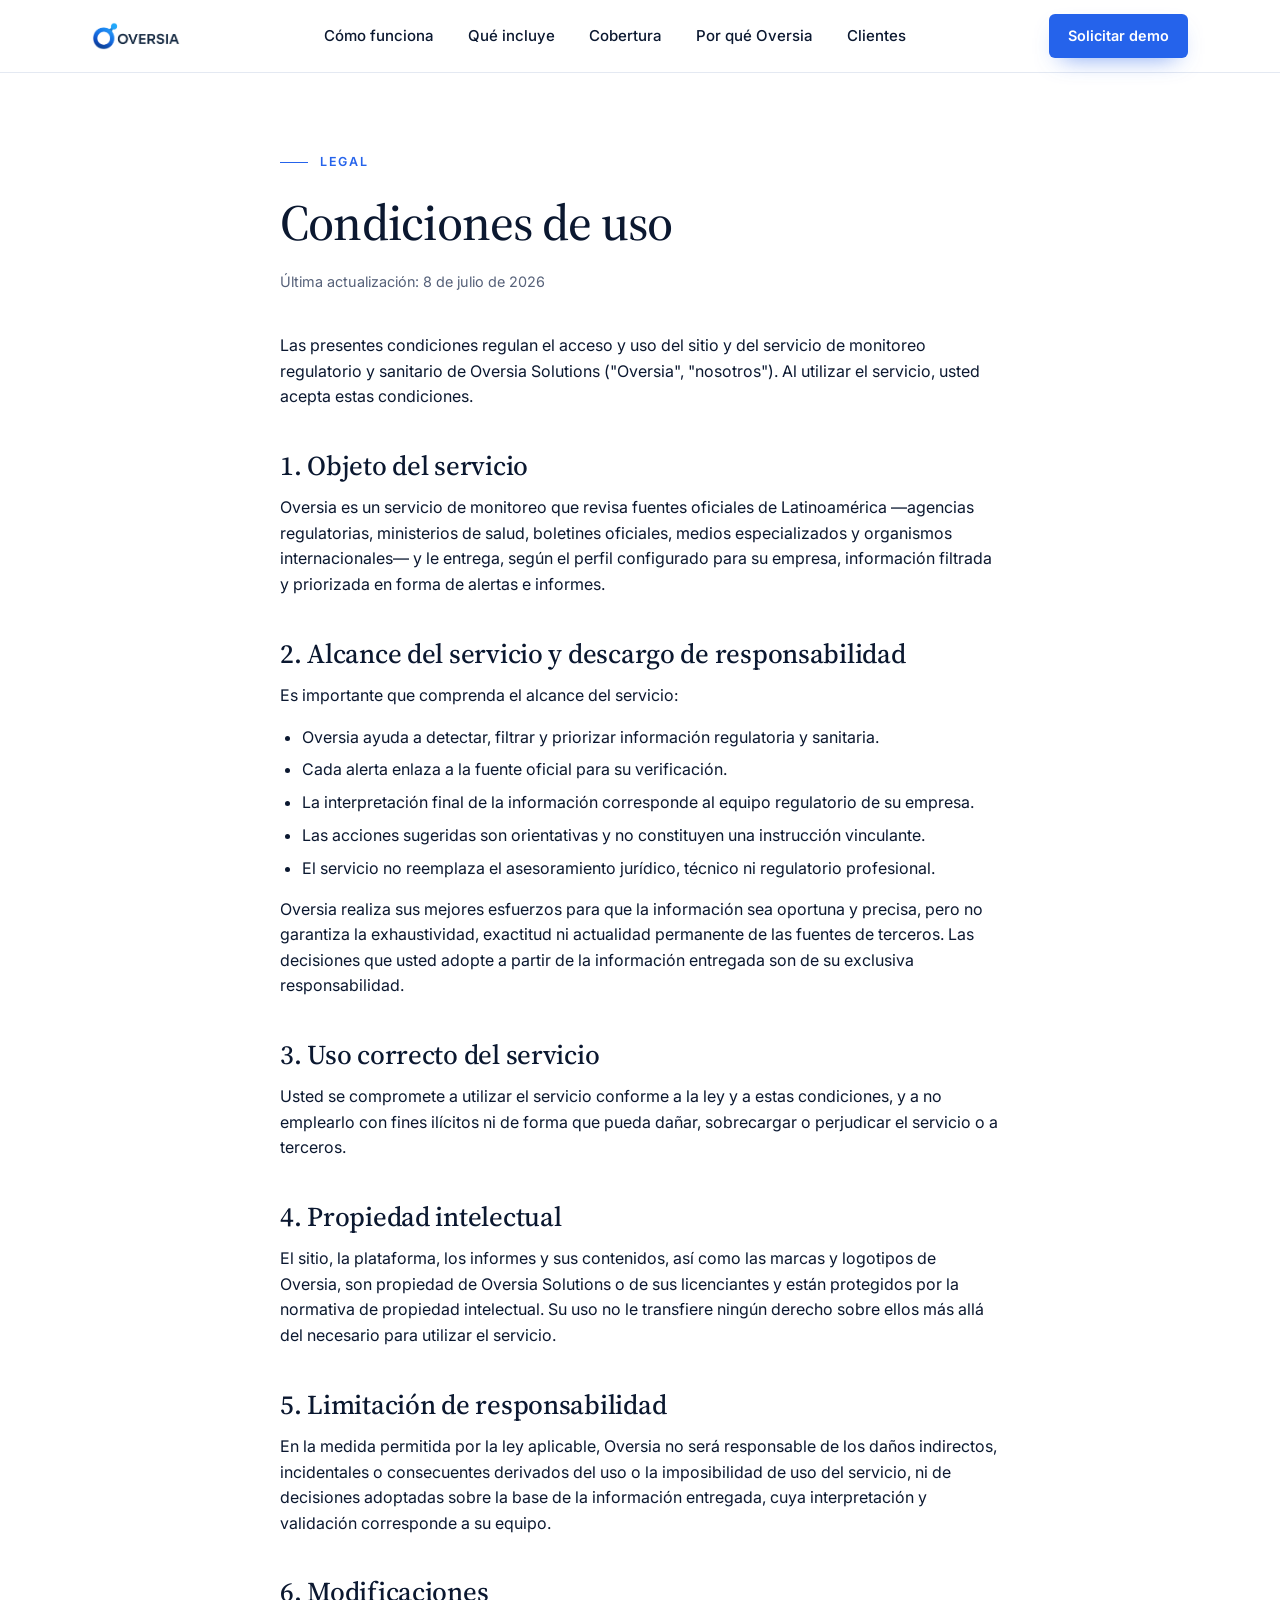
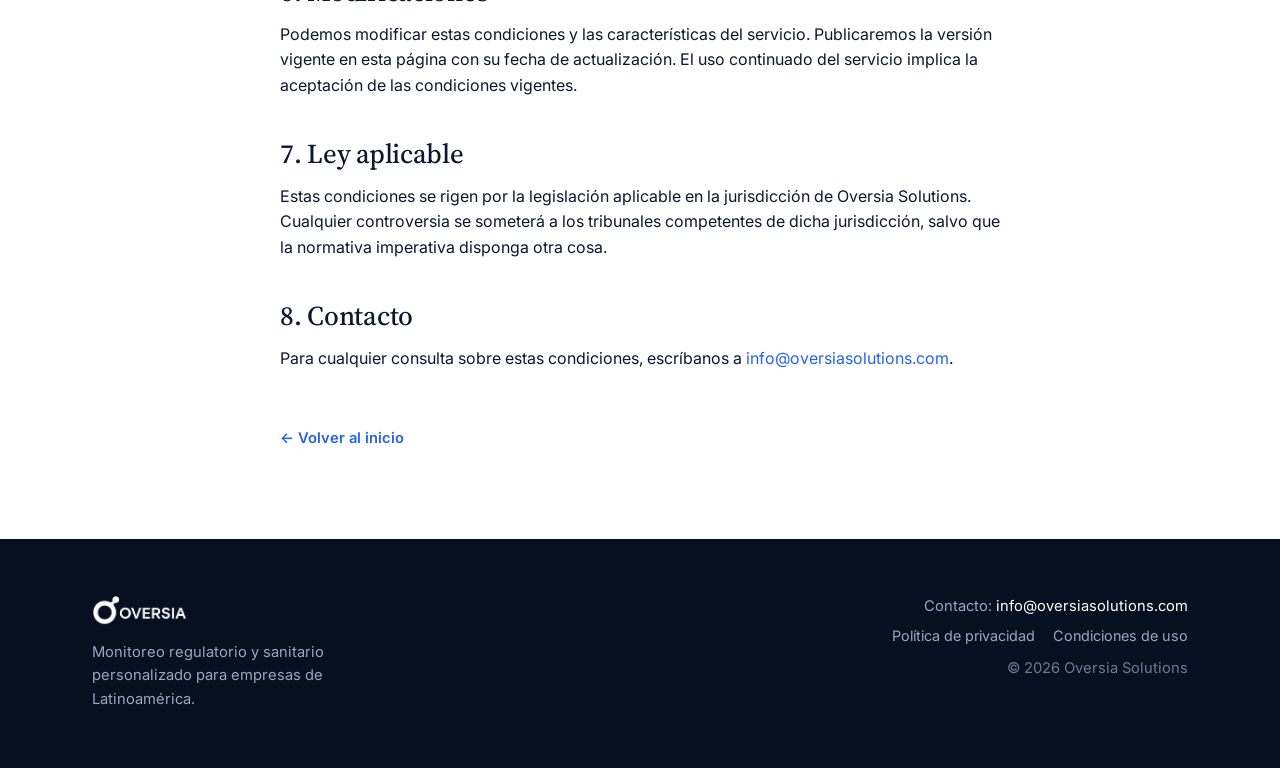
<file: condiciones.html>
<!DOCTYPE html>
<html lang="es">
<head>
<meta charset="UTF-8">
<meta name="viewport" content="width=device-width, initial-scale=1.0">
<title>Condiciones de uso — Oversia</title>
<meta name="description" content="Condiciones de uso del servicio de monitoreo regulatorio y sanitario de Oversia, incluido el alcance del servicio y el descargo de responsabilidad.">
<link rel="icon" href="assets/favicon.ico" sizes="any">
<link rel="icon" type="image/png" href="assets/favicon.png">
<link rel="apple-touch-icon" href="assets/favicon.png">
<link rel="preconnect" href="https://fonts.googleapis.com">
<link rel="preconnect" href="https://fonts.gstatic.com" crossorigin>
<link href="https://fonts.googleapis.com/css2?family=Inter:wght@400;500;600;700;800&family=Source+Serif+4:opsz,wght@8..60,400;8..60,500;8..60,600;8..60,700&display=swap" rel="stylesheet">
<link rel="stylesheet" href="css/styles.css">
</head>
<body>

<header class="site-header" id="top">
  <div class="container header-inner">
    <a href="index.html" class="brand" aria-label="Oversia — inicio">
      <img src="assets/oversia-logo.png" alt="Oversia" class="brand-logo">
    </a>
    <nav class="nav-links" aria-label="Principal">
      <a href="index.html#como-funciona">Cómo funciona</a>
      <a href="index.html#alertas">Qué incluye</a>
      <a href="index.html#cobertura">Cobertura</a>
      <a href="index.html#diferencia">Por qué Oversia</a>
      <a href="index.html#clientes">Clientes</a>
    </nav>
    <a href="index.html#contacto" class="btn btn-primary btn-sm">Solicitar demo</a>
  </div>
</header>

<main>
  <section class="section legal-page">
    <div class="container">
      <div class="doc-content">
        <span class="eyebrow"><span class="eyebrow-line"></span>Legal</span>
        <h1>Condiciones de uso</h1>
        <p class="doc-meta">Última actualización: 8 de julio de 2026</p>

        <p>Las presentes condiciones regulan el acceso y uso del sitio y del servicio de monitoreo regulatorio y sanitario de Oversia Solutions ("Oversia", "nosotros"). Al utilizar el servicio, usted acepta estas condiciones.</p>

        <h2>1. Objeto del servicio</h2>
        <p>Oversia es un servicio de monitoreo que revisa fuentes oficiales de Latinoamérica —agencias regulatorias, ministerios de salud, boletines oficiales, medios especializados y organismos internacionales— y le entrega, según el perfil configurado para su empresa, información filtrada y priorizada en forma de alertas e informes.</p>

        <h2>2. Alcance del servicio y descargo de responsabilidad</h2>
        <p>Es importante que comprenda el alcance del servicio:</p>
        <ul>
          <li>Oversia ayuda a detectar, filtrar y priorizar información regulatoria y sanitaria.</li>
          <li>Cada alerta enlaza a la fuente oficial para su verificación.</li>
          <li>La interpretación final de la información corresponde al equipo regulatorio de su empresa.</li>
          <li>Las acciones sugeridas son orientativas y no constituyen una instrucción vinculante.</li>
          <li>El servicio no reemplaza el asesoramiento jurídico, técnico ni regulatorio profesional.</li>
        </ul>
        <p>Oversia realiza sus mejores esfuerzos para que la información sea oportuna y precisa, pero no garantiza la exhaustividad, exactitud ni actualidad permanente de las fuentes de terceros. Las decisiones que usted adopte a partir de la información entregada son de su exclusiva responsabilidad.</p>

        <h2>3. Uso correcto del servicio</h2>
        <p>Usted se compromete a utilizar el servicio conforme a la ley y a estas condiciones, y a no emplearlo con fines ilícitos ni de forma que pueda dañar, sobrecargar o perjudicar el servicio o a terceros.</p>

        <h2>4. Propiedad intelectual</h2>
        <p>El sitio, la plataforma, los informes y sus contenidos, así como las marcas y logotipos de Oversia, son propiedad de Oversia Solutions o de sus licenciantes y están protegidos por la normativa de propiedad intelectual. Su uso no le transfiere ningún derecho sobre ellos más allá del necesario para utilizar el servicio.</p>

        <h2>5. Limitación de responsabilidad</h2>
        <p>En la medida permitida por la ley aplicable, Oversia no será responsable de los daños indirectos, incidentales o consecuentes derivados del uso o la imposibilidad de uso del servicio, ni de decisiones adoptadas sobre la base de la información entregada, cuya interpretación y validación corresponde a su equipo.</p>

        <h2>6. Modificaciones</h2>
        <p>Podemos modificar estas condiciones y las características del servicio. Publicaremos la versión vigente en esta página con su fecha de actualización. El uso continuado del servicio implica la aceptación de las condiciones vigentes.</p>

        <h2>7. Ley aplicable</h2>
        <p>Estas condiciones se rigen por la legislación aplicable en la jurisdicción de Oversia Solutions. Cualquier controversia se someterá a los tribunales competentes de dicha jurisdicción, salvo que la normativa imperativa disponga otra cosa.</p>

        <h2>8. Contacto</h2>
        <p>Para cualquier consulta sobre estas condiciones, escríbanos a <a href="mailto:info@oversiasolutions.com">info@oversiasolutions.com</a>.</p>

        <a href="index.html" class="doc-back">← Volver al inicio</a>
      </div>
    </div>
  </section>
</main>

<footer class="site-footer">
  <div class="container footer-inner">
    <div class="footer-brand">
      <img src="assets/oversia-logo-white.png" alt="Oversia" class="footer-logo">
      <p>Monitoreo regulatorio y sanitario personalizado para empresas de Latinoamérica.</p>
    </div>
    <div class="footer-meta">
      <p>Contacto: <a href="mailto:info@oversiasolutions.com">info@oversiasolutions.com</a></p>
      <nav class="footer-legal" aria-label="Legal">
        <a href="privacidad.html">Política de privacidad</a>
        <a href="condiciones.html">Condiciones de uso</a>
      </nav>
      <p class="footer-note">© 2026 Oversia Solutions</p>
    </div>
  </div>
</footer>

</body>
</html>
</file>
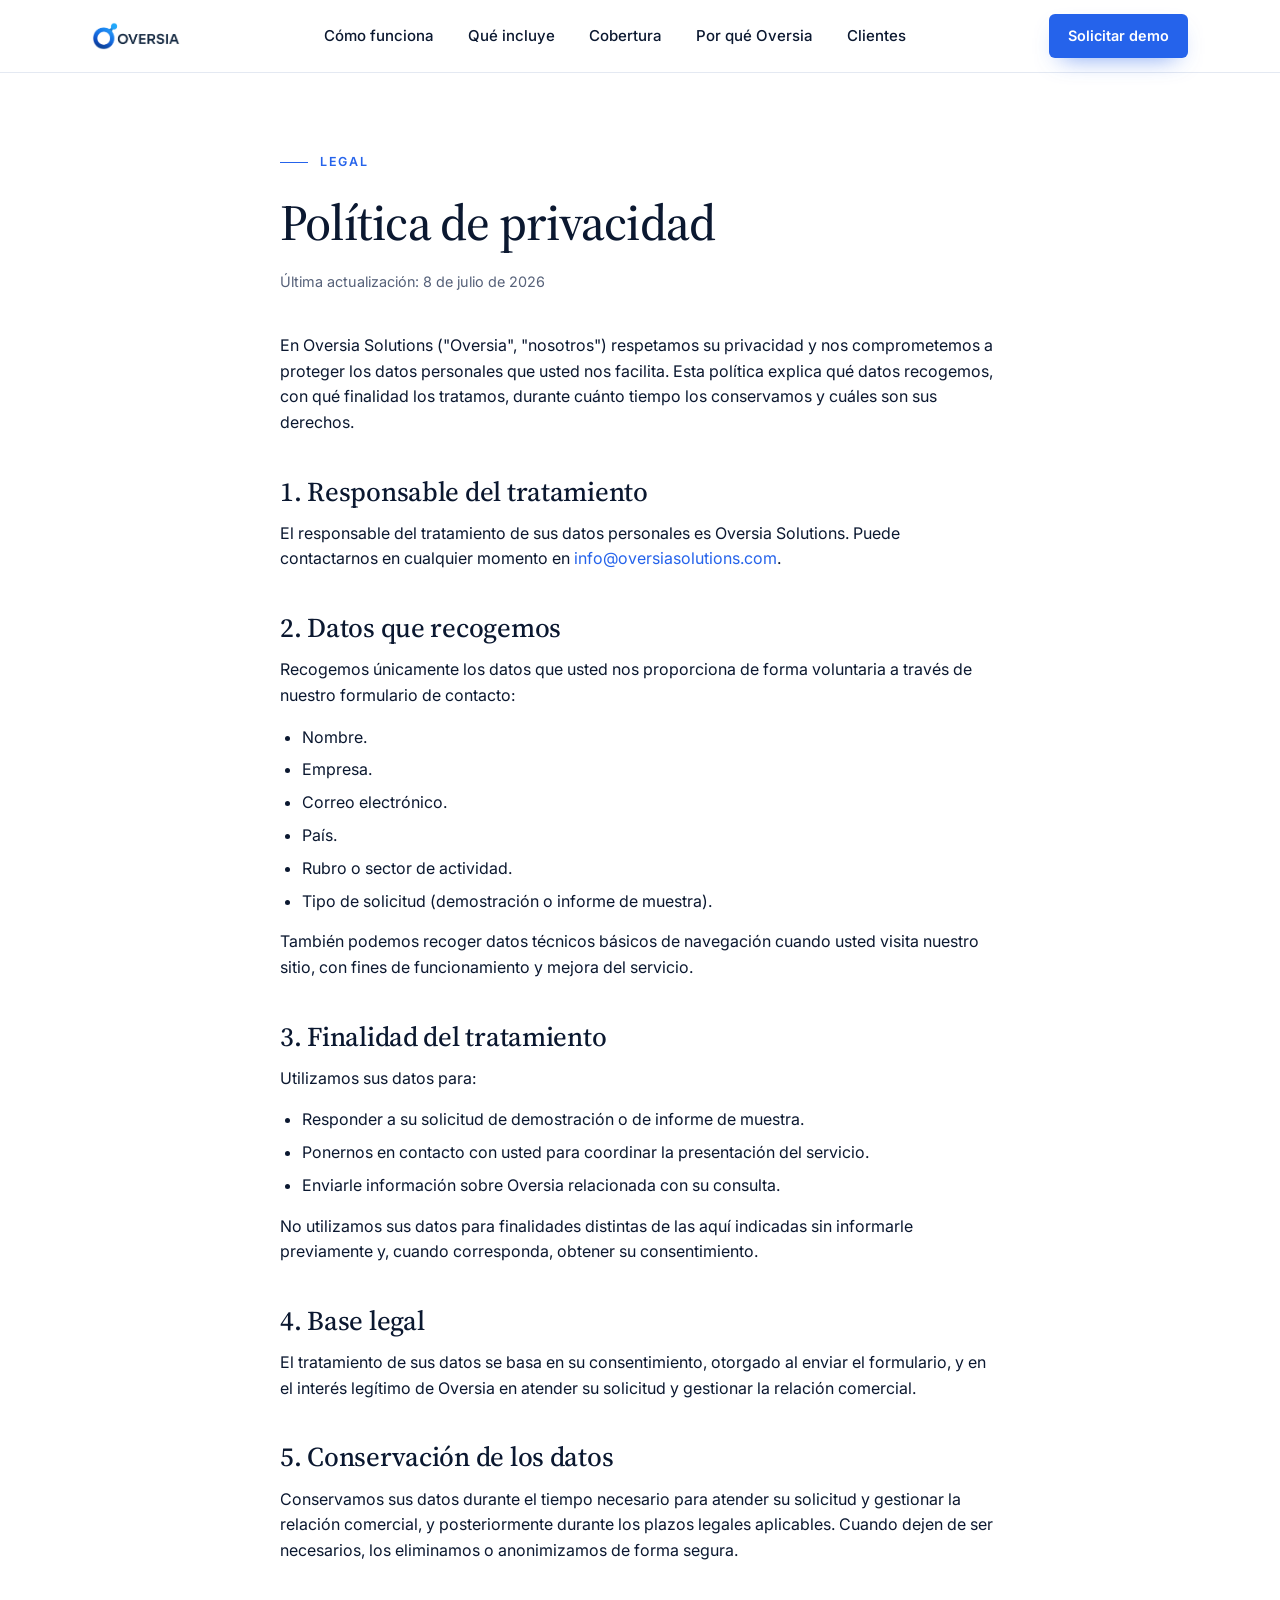
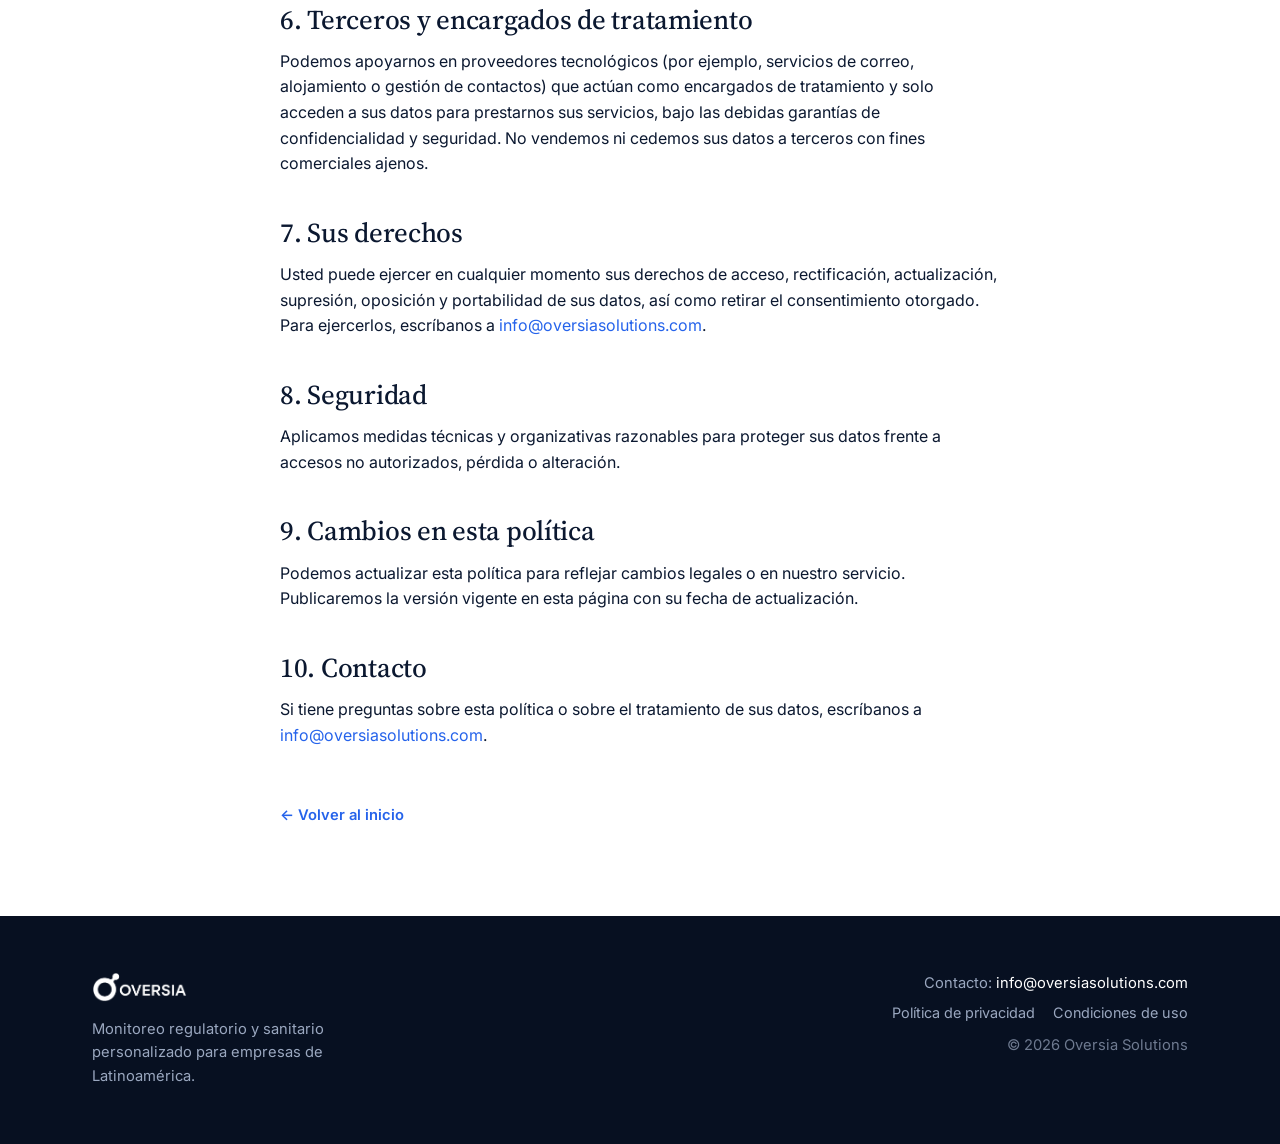
<file: privacidad.html>
<!DOCTYPE html>
<html lang="es">
<head>
<meta charset="UTF-8">
<meta name="viewport" content="width=device-width, initial-scale=1.0">
<title>Política de privacidad — Oversia</title>
<meta name="description" content="Política de privacidad de Oversia: qué datos recogemos a través del formulario de contacto, con qué finalidad los tratamos y cuáles son sus derechos.">
<link rel="icon" href="assets/favicon.ico" sizes="any">
<link rel="icon" type="image/png" href="assets/favicon.png">
<link rel="apple-touch-icon" href="assets/favicon.png">
<link rel="preconnect" href="https://fonts.googleapis.com">
<link rel="preconnect" href="https://fonts.gstatic.com" crossorigin>
<link href="https://fonts.googleapis.com/css2?family=Inter:wght@400;500;600;700;800&family=Source+Serif+4:opsz,wght@8..60,400;8..60,500;8..60,600;8..60,700&display=swap" rel="stylesheet">
<link rel="stylesheet" href="css/styles.css">
</head>
<body>

<header class="site-header" id="top">
  <div class="container header-inner">
    <a href="index.html" class="brand" aria-label="Oversia — inicio">
      <img src="assets/oversia-logo.png" alt="Oversia" class="brand-logo">
    </a>
    <nav class="nav-links" aria-label="Principal">
      <a href="index.html#como-funciona">Cómo funciona</a>
      <a href="index.html#alertas">Qué incluye</a>
      <a href="index.html#cobertura">Cobertura</a>
      <a href="index.html#diferencia">Por qué Oversia</a>
      <a href="index.html#clientes">Clientes</a>
    </nav>
    <a href="index.html#contacto" class="btn btn-primary btn-sm">Solicitar demo</a>
  </div>
</header>

<main>
  <section class="section legal-page">
    <div class="container">
      <div class="doc-content">
        <span class="eyebrow"><span class="eyebrow-line"></span>Legal</span>
        <h1>Política de privacidad</h1>
        <p class="doc-meta">Última actualización: 8 de julio de 2026</p>

        <p>En Oversia Solutions ("Oversia", "nosotros") respetamos su privacidad y nos comprometemos a proteger los datos personales que usted nos facilita. Esta política explica qué datos recogemos, con qué finalidad los tratamos, durante cuánto tiempo los conservamos y cuáles son sus derechos.</p>

        <h2>1. Responsable del tratamiento</h2>
        <p>El responsable del tratamiento de sus datos personales es Oversia Solutions. Puede contactarnos en cualquier momento en <a href="mailto:info@oversiasolutions.com">info@oversiasolutions.com</a>.</p>

        <h2>2. Datos que recogemos</h2>
        <p>Recogemos únicamente los datos que usted nos proporciona de forma voluntaria a través de nuestro formulario de contacto:</p>
        <ul>
          <li>Nombre.</li>
          <li>Empresa.</li>
          <li>Correo electrónico.</li>
          <li>País.</li>
          <li>Rubro o sector de actividad.</li>
          <li>Tipo de solicitud (demostración o informe de muestra).</li>
        </ul>
        <p>También podemos recoger datos técnicos básicos de navegación cuando usted visita nuestro sitio, con fines de funcionamiento y mejora del servicio.</p>

        <h2>3. Finalidad del tratamiento</h2>
        <p>Utilizamos sus datos para:</p>
        <ul>
          <li>Responder a su solicitud de demostración o de informe de muestra.</li>
          <li>Ponernos en contacto con usted para coordinar la presentación del servicio.</li>
          <li>Enviarle información sobre Oversia relacionada con su consulta.</li>
        </ul>
        <p>No utilizamos sus datos para finalidades distintas de las aquí indicadas sin informarle previamente y, cuando corresponda, obtener su consentimiento.</p>

        <h2>4. Base legal</h2>
        <p>El tratamiento de sus datos se basa en su consentimiento, otorgado al enviar el formulario, y en el interés legítimo de Oversia en atender su solicitud y gestionar la relación comercial.</p>

        <h2>5. Conservación de los datos</h2>
        <p>Conservamos sus datos durante el tiempo necesario para atender su solicitud y gestionar la relación comercial, y posteriormente durante los plazos legales aplicables. Cuando dejen de ser necesarios, los eliminamos o anonimizamos de forma segura.</p>

        <h2>6. Terceros y encargados de tratamiento</h2>
        <p>Podemos apoyarnos en proveedores tecnológicos (por ejemplo, servicios de correo, alojamiento o gestión de contactos) que actúan como encargados de tratamiento y solo acceden a sus datos para prestarnos sus servicios, bajo las debidas garantías de confidencialidad y seguridad. No vendemos ni cedemos sus datos a terceros con fines comerciales ajenos.</p>

        <h2>7. Sus derechos</h2>
        <p>Usted puede ejercer en cualquier momento sus derechos de acceso, rectificación, actualización, supresión, oposición y portabilidad de sus datos, así como retirar el consentimiento otorgado. Para ejercerlos, escríbanos a <a href="mailto:info@oversiasolutions.com">info@oversiasolutions.com</a>.</p>

        <h2>8. Seguridad</h2>
        <p>Aplicamos medidas técnicas y organizativas razonables para proteger sus datos frente a accesos no autorizados, pérdida o alteración.</p>

        <h2>9. Cambios en esta política</h2>
        <p>Podemos actualizar esta política para reflejar cambios legales o en nuestro servicio. Publicaremos la versión vigente en esta página con su fecha de actualización.</p>

        <h2>10. Contacto</h2>
        <p>Si tiene preguntas sobre esta política o sobre el tratamiento de sus datos, escríbanos a <a href="mailto:info@oversiasolutions.com">info@oversiasolutions.com</a>.</p>

        <a href="index.html" class="doc-back">← Volver al inicio</a>
      </div>
    </div>
  </section>
</main>

<footer class="site-footer">
  <div class="container footer-inner">
    <div class="footer-brand">
      <img src="assets/oversia-logo-white.png" alt="Oversia" class="footer-logo">
      <p>Monitoreo regulatorio y sanitario personalizado para empresas de Latinoamérica.</p>
    </div>
    <div class="footer-meta">
      <p>Contacto: <a href="mailto:info@oversiasolutions.com">info@oversiasolutions.com</a></p>
      <nav class="footer-legal" aria-label="Legal">
        <a href="privacidad.html">Política de privacidad</a>
        <a href="condiciones.html">Condiciones de uso</a>
      </nav>
      <p class="footer-note">© 2026 Oversia Solutions</p>
    </div>
  </div>
</footer>

</body>
</html>
</file>
<file: css/styles.css>
:root {
  --accent: #2563eb;
  --accent-light: #3b9eff;
  --accent-dark: #1741a6;
  --navy: #0b1830;
  --navy-soft: #16264a;
  --bg: #ffffff;
  --bg-alt: #f5f7fb;
  --bg-band: #0b1830;
  --card-bg: #ffffff;
  --text: #0b1830;
  --text-muted: #566179;
  --border: #e4e9f2;
  --border-strong: #d3dae7;
  --alta: #c0392b;
  --alta-bg: #fbecea;
  --media: #b7791f;
  --media-bg: #fbf1de;
  --baja: #157347;
  --baja-bg: #e6f4ec;
  --radius: 10px;
  --radius-sm: 6px;
  --shadow-sm: 0 1px 2px rgba(11, 24, 48, 0.06);
  --shadow: 0 24px 60px -28px rgba(11, 24, 48, 0.28);
  --font: 'Inter', system-ui, -apple-system, Segoe UI, Roboto, sans-serif;
  --font-display: 'Source Serif 4', Georgia, 'Times New Roman', serif;
  --maxw: 1160px;
}

* { box-sizing: border-box; }

html { scroll-behavior: smooth; }

body {
  margin: 0;
  font-family: var(--font);
  color: var(--text);
  background: var(--bg);
  line-height: 1.6;
  -webkit-font-smoothing: antialiased;
}

img { max-width: 100%; display: block; }

a { color: var(--accent); text-decoration: none; }
a:hover { color: var(--accent-dark); }

.container {
  max-width: var(--maxw);
  margin: 0 auto;
  padding: 0 32px;
}

.narrow { max-width: 720px; }
.center { text-align: center; }

h1, h2, h3 { margin: 0 0 18px; line-height: 1.15; }

h1 {
  font-family: var(--font-display);
  font-weight: 500;
  font-size: clamp(2.1rem, 4.4vw, 3.15rem);
  letter-spacing: -0.015em;
}

h2 {
  font-family: var(--font-display);
  font-weight: 500;
  font-size: clamp(1.65rem, 3vw, 2.35rem);
  letter-spacing: -0.01em;
}

h3 { font-weight: 600; font-size: 1.15rem; letter-spacing: -0.01em; }

.body-text { font-size: 1.08rem; color: var(--text-muted); }

/* Eyebrow label */
.eyebrow {
  display: inline-flex;
  align-items: center;
  gap: 12px;
  font-size: 0.78rem;
  font-weight: 600;
  letter-spacing: 0.14em;
  text-transform: uppercase;
  color: var(--accent);
  margin-bottom: 22px;
}

.eyebrow-line {
  width: 28px;
  height: 1.5px;
  background: var(--accent);
  display: inline-block;
}

.eyebrow-invert { color: #7fb0ff; }
.eyebrow-invert .eyebrow-line { background: #7fb0ff; }

.section-head { max-width: 720px; margin-bottom: 52px; }
.section-title { margin: 0; }

/* Header */
.site-header {
  position: sticky;
  top: 0;
  z-index: 50;
  background: rgba(255, 255, 255, 0.88);
  backdrop-filter: blur(12px);
  border-bottom: 1px solid var(--border);
}

.header-inner {
  display: flex;
  align-items: center;
  justify-content: space-between;
  height: 72px;
}

.brand-logo { height: 28px; width: auto; display: block; }

.nav-links { display: flex; gap: 34px; }

.nav-links a {
  color: var(--text);
  font-weight: 500;
  font-size: 0.94rem;
  position: relative;
  padding: 4px 0;
}

.nav-links a::after {
  content: "";
  position: absolute;
  left: 0; bottom: -2px;
  width: 0; height: 1.5px;
  background: var(--accent);
  transition: width 0.2s ease;
}

.nav-links a:hover { color: var(--accent); }
.nav-links a:hover::after { width: 100%; }

/* Buttons */
.btn {
  display: inline-flex;
  align-items: center;
  justify-content: center;
  border-radius: var(--radius-sm);
  font-weight: 600;
  font-family: var(--font);
  cursor: pointer;
  border: 1.5px solid transparent;
  transition: transform 0.15s ease, box-shadow 0.15s ease, background 0.15s ease, border-color 0.15s ease;
  white-space: nowrap;
}

.btn-primary {
  background: var(--accent);
  color: #fff;
  box-shadow: 0 10px 24px -12px rgba(37, 99, 235, 0.7);
}

.btn-primary:hover {
  background: var(--accent-dark);
  color: #fff;
  transform: translateY(-1px);
}

.btn-outline {
  background: transparent;
  color: var(--text);
  border-color: var(--border-strong);
}

.btn-outline:hover { border-color: var(--accent); color: var(--accent); }

.btn-sm { padding: 9px 18px; font-size: 0.9rem; }
.btn-lg { padding: 14px 26px; font-size: 0.98rem; }
.btn-block { width: 100%; }

/* Hero */
.hero { padding: 92px 0 72px; }

.hero-grid {
  display: grid;
  grid-template-columns: minmax(0, 1.05fr) minmax(0, 0.95fr);
  gap: 64px;
  align-items: start;
}

.hero-copy .lead {
  font-size: 1.18rem;
  color: var(--text-muted);
  margin: 0 0 34px;
  max-width: 34ch;
}

.hero-actions { display: flex; gap: 14px; flex-wrap: wrap; }

.hero-trust {
  margin-top: 26px;
  font-size: 0.85rem;
  color: var(--text-muted);
  letter-spacing: 0.02em;
}

/* Hero visual: report card */
.hero-visual { position: relative; }

.hero-visual::before {
  content: "";
  position: absolute;
  inset: -40px -30px -30px 20px;
  background: radial-gradient(circle at 70% 30%, rgba(59, 158, 255, 0.14), transparent 60%);
  z-index: 0;
  pointer-events: none;
}

/* Hero visual: PDF-style report document */
.report-doc {
  position: relative;
  z-index: 1;
  background: #fff;
  border-radius: 12px;
  box-shadow: var(--shadow);
  border: 1px solid var(--border);
  overflow: hidden;
}

.report-toolbar {
  display: flex;
  align-items: center;
  justify-content: space-between;
  padding: 10px 16px;
  background: #eef1f7;
  border-bottom: 1px solid var(--border);
}

.report-filename {
  display: inline-flex;
  align-items: center;
  gap: 8px;
  font-size: 0.78rem;
  font-weight: 600;
  color: var(--text-muted);
}

.report-filename svg { width: 15px; height: 15px; color: var(--alta); }

.report-toolbar-dots { display: inline-flex; gap: 5px; }
.report-toolbar-dots span {
  width: 8px; height: 8px;
  border-radius: 50%;
  background: #c8d0df;
}

.report-page {
  padding: 22px 24px 16px;
  display: flex;
  flex-direction: column;
  gap: 13px;
  height: 100%;
}

/* Carousel */
.report-viewport { overflow: hidden; }

.report-track {
  display: flex;
  transition: transform 0.45s cubic-bezier(0.4, 0, 0.2, 1);
}

.report-slide { flex: 0 0 100%; min-width: 100%; }

.report-nav {
  display: flex;
  align-items: center;
  justify-content: center;
  gap: 14px;
  padding: 10px;
  background: #fff;
  border-top: 1px solid var(--border);
}

.report-arrow {
  display: inline-flex;
  align-items: center;
  justify-content: center;
  width: 28px;
  height: 28px;
  border-radius: 50%;
  border: 1px solid var(--border-strong);
  background: #fff;
  color: var(--text-muted);
  cursor: pointer;
  transition: border-color 0.15s ease, color 0.15s ease, background 0.15s ease;
}

.report-arrow:hover { border-color: var(--accent); color: var(--accent); }
.report-arrow svg { width: 15px; height: 15px; }

.report-dots { display: inline-flex; align-items: center; gap: 6px; }

.report-dot {
  width: 7px;
  height: 7px;
  padding: 0;
  border: none;
  border-radius: 50%;
  background: var(--border-strong);
  cursor: pointer;
  transition: width 0.2s ease, background 0.2s ease, border-radius 0.2s ease;
}

.report-dot.is-active { width: 18px; border-radius: 4px; background: var(--accent); }

.report-doc-head {
  display: flex;
  align-items: center;
  justify-content: space-between;
  gap: 16px;
  padding-bottom: 14px;
  border-bottom: 1px solid var(--border);
}

.report-brand-logo { height: 20px; width: auto; object-fit: contain; }
.report-doc-kicker {
  display: block;
  font-size: 0.64rem;
  font-weight: 700;
  text-transform: uppercase;
  letter-spacing: 0.08em;
  color: var(--accent);
  margin-bottom: 6px;
}

.report-doc-meta {
  display: flex;
  flex-direction: column;
  align-items: flex-end;
  gap: 3px;
  font-size: 0.72rem;
  color: var(--text-muted);
  text-align: right;
}

.report-ref {
  font-weight: 700;
  color: var(--text);
  letter-spacing: 0.02em;
}

.report-doc-title {
  padding-bottom: 14px;
  border-bottom: 2px solid var(--navy);
}

.report-doc-title.compact { padding-bottom: 0; border-bottom: none; }

.report-doc-title h3 {
  margin: 0 0 4px;
  font-family: var(--font-display);
  font-weight: 600;
  font-size: 1.28rem;
  color: var(--navy);
  line-height: 1.2;
}

.report-doc-title p {
  margin: 0;
  font-size: 0.82rem;
  color: var(--text-muted);
}
.report-doc-title strong { color: var(--text); font-weight: 600; }

.report-metrics {
  display: grid;
  grid-template-columns: repeat(4, 1fr);
  gap: 8px;
}

.report-metric {
  display: flex;
  flex-direction: column;
  align-items: center;
  gap: 3px;
  padding: 10px 6px;
  background: var(--bg-alt);
  border: 1px solid var(--border);
  border-radius: var(--radius-sm);
  text-align: center;
}

.report-metric-num {
  font-size: 1.45rem;
  font-weight: 800;
  line-height: 1;
  color: var(--navy);
  font-variant-numeric: tabular-nums;
}

.report-metric-lbl {
  font-size: 0.6rem;
  color: var(--text-muted);
  text-transform: uppercase;
  letter-spacing: 0.03em;
  font-weight: 700;
  line-height: 1.2;
}

.report-exec {
  background: var(--bg-alt);
  border-left: 3px solid var(--accent);
  border-radius: 0 var(--radius-sm) var(--radius-sm) 0;
  padding: 12px 16px;
}

.report-exec-title {
  display: block;
  font-size: 0.72rem;
  font-weight: 700;
  text-transform: uppercase;
  letter-spacing: 0.05em;
  color: var(--navy);
  margin-bottom: 4px;
}

.report-exec p {
  margin: 0;
  font-size: 0.82rem;
  line-height: 1.5;
  color: var(--text-muted);
}

.report-section-label {
  font-size: 0.72rem;
  font-weight: 700;
  text-transform: uppercase;
  letter-spacing: 0.05em;
  color: var(--text-muted);
  padding-bottom: 6px;
  border-bottom: 1px solid var(--border);
}

.report-item {
  border: 1px solid var(--border);
  border-radius: var(--radius-sm);
  border-left: 3px solid transparent;
  padding: 14px 16px;
}

.report-item.priority-alta { border-left-color: var(--alta); }
.report-item.priority-media { border-left-color: var(--media); }
.report-item.priority-baja { border-left-color: var(--baja); }

.report-item-title {
  margin: 0 0 6px;
  font-weight: 700;
  font-size: 0.92rem;
  line-height: 1.35;
  color: var(--text);
}

.report-item-meta {
  display: flex;
  align-items: center;
  flex-wrap: wrap;
  gap: 8px;
  margin: 0 0 10px;
  font-size: 0.74rem;
  font-weight: 600;
  color: var(--text-muted);
}

.report-sep { color: var(--border-strong); }

.report-item-body {
  margin: 0 0 6px;
  font-size: 0.8rem;
  line-height: 1.5;
  color: var(--text-muted);
}
.report-item-body:last-child { margin-bottom: 0; }
.report-item-body strong { color: var(--text); font-weight: 700; }

.report-doc-foot {
  display: flex;
  align-items: center;
  justify-content: space-between;
  gap: 12px;
  margin-top: auto;
  padding-top: 14px;
  border-top: 1px solid var(--border);
  font-size: 0.68rem;
  color: var(--text-muted);
}

/* Report: priority distribution */
.report-prio { display: flex; flex-direction: column; gap: 10px; }

.prio-bar {
  display: flex;
  height: 9px;
  border-radius: 5px;
  overflow: hidden;
  background: var(--bg-alt);
}

.prio-seg { height: 100%; }
.prio-seg.seg-alta { background: var(--alta); }
.prio-seg.seg-media { background: var(--media); }
.prio-seg.seg-baja { background: var(--baja); }

.prio-legend {
  display: flex;
  gap: 18px;
  font-size: 0.74rem;
  font-weight: 600;
  color: var(--text-muted);
}

.prio-legend span { display: inline-flex; align-items: center; gap: 6px; }

.prio-legend i {
  width: 8px;
  height: 8px;
  border-radius: 2px;
  display: inline-block;
}

.dot-alta { background: var(--alta); }
.dot-media { background: var(--media); }
.dot-baja { background: var(--baja); }

.report-more {
  margin: 2px 0 0;
  font-size: 0.76rem;
  font-weight: 600;
  color: var(--accent);
}

.alert-item {
  border: 1px solid var(--border);
  border-radius: var(--radius-sm);
  padding: 14px 16px;
  border-left: 3px solid transparent;
}

.alert-item.priority-alta { border-left-color: var(--alta); }
.alert-item.priority-media { border-left-color: var(--media); }
.alert-item.priority-baja { border-left-color: var(--baja); }

.alert-top {
  display: flex;
  align-items: center;
  justify-content: space-between;
  margin-bottom: 9px;
}

.badge {
  font-size: 0.68rem;
  font-weight: 700;
  padding: 3px 9px;
  border-radius: 4px;
  text-transform: uppercase;
  letter-spacing: 0.04em;
}

.badge-alta { color: var(--alta); background: var(--alta-bg); }
.badge-media { color: var(--media); background: var(--media-bg); }
.badge-baja { color: var(--baja); background: var(--baja-bg); }

.impact { font-size: 0.78rem; color: var(--text-muted); font-weight: 600; }

.alert-title { margin: 0 0 4px; font-weight: 600; font-size: 0.92rem; line-height: 1.4; }
.alert-meta { margin: 0; font-size: 0.8rem; color: var(--text-muted); line-height: 1.45; }

/* Stats band */
.stats-band {
  background: var(--bg-band);
  color: #fff;
}

.stats-grid {
  display: grid;
  grid-template-columns: repeat(4, 1fr);
  gap: 24px;
  padding-top: 40px;
  padding-bottom: 40px;
}

.stat { display: flex; flex-direction: column; gap: 6px; position: relative; padding-left: 22px; }

.stat::before {
  content: "";
  position: absolute;
  left: 0; top: 4px; bottom: 4px;
  width: 2px;
  background: var(--accent-light);
  opacity: 0.7;
}

.stat-number {
  font-family: var(--font-display);
  font-size: 2.4rem;
  font-weight: 500;
  line-height: 1.05;
  letter-spacing: -0.01em;
}

.stat-label { font-size: 0.88rem; color: #b9c4d8; }

/* Sections */
.section { padding: 96px 0; }
.section.alt { background: var(--bg-alt); }

.problem .body-text { font-size: 1.15rem; line-height: 1.7; }

/* Steps */
.steps-grid {
  display: grid;
  grid-template-columns: repeat(3, 1fr);
  gap: 28px;
}

.step-card {
  background: var(--card-bg);
  border: 1px solid var(--border);
  border-radius: var(--radius);
  padding: 34px 30px;
  transition: border-color 0.2s ease, transform 0.2s ease, box-shadow 0.2s ease;
}

.step-card:hover {
  border-color: var(--border-strong);
  transform: translateY(-2px);
  box-shadow: var(--shadow-sm);
}

.step-number {
  font-family: var(--font-display);
  font-size: 1.6rem;
  font-weight: 500;
  color: var(--accent);
  display: block;
  margin-bottom: 16px;
}

.step-card p { color: var(--text-muted); margin: 0; }

/* Features grid */
.features-grid {
  display: grid;
  grid-template-columns: repeat(3, 1fr);
  gap: 1px;
  background: var(--border);
  border: 1px solid var(--border);
  border-radius: var(--radius);
  overflow: hidden;
}

.feature-card {
  background: var(--card-bg);
  padding: 34px 30px;
  transition: background 0.2s ease;
}

.feature-card:hover { background: var(--bg-alt); }

.feature-icon {
  display: inline-flex;
  align-items: center;
  justify-content: center;
  width: 44px; height: 44px;
  border-radius: 9px;
  background: rgba(37, 99, 235, 0.08);
  color: var(--accent);
  margin-bottom: 18px;
}

.feature-icon svg { width: 22px; height: 22px; }

.feature-card p { margin: 0; color: var(--text-muted); }

/* Coverage */
.coverage-grid {
  display: grid;
  grid-template-columns: repeat(3, 1fr);
  gap: 40px;
}

.coverage-block h3 { margin-bottom: 22px; }

.source-list { list-style: none; margin: 0 0 16px; padding: 0; display: grid; gap: 12px; }

.source-list li {
  position: relative;
  padding-left: 22px;
  font-size: 0.96rem;
  color: var(--text);
}

.source-list li::before {
  content: "";
  position: absolute;
  left: 0; top: 9px;
  width: 7px; height: 7px;
  border-radius: 2px;
  background: var(--accent);
}

.coverage-note { color: var(--text-muted); font-size: 0.92rem; line-height: 1.55; }

.coverage-pills { display: flex; flex-wrap: wrap; gap: 10px; }

/* Para quién es */
.audience-sectors-label {
  display: block;
  font-size: 0.8rem;
  font-weight: 600;
  letter-spacing: 0.08em;
  text-transform: uppercase;
  color: var(--text-muted);
  margin-bottom: 16px;
}

.pill {
  background: var(--card-bg);
  border: 1px solid var(--border-strong);
  border-radius: 999px;
  padding: 9px 18px;
  font-size: 0.9rem;
  font-weight: 500;
}

/* Differentiators */
.differentiators-grid {
  display: grid;
  grid-template-columns: repeat(2, 1fr);
  gap: 24px;
}

.diff-card {
  padding: 32px 30px;
  border-radius: var(--radius);
  background: var(--card-bg);
  border: 1px solid var(--border);
  border-top: 3px solid var(--accent);
}

.diff-index {
  font-family: var(--font-display);
  font-size: 1.1rem;
  color: var(--text-muted);
  display: block;
  margin-bottom: 14px;
}

.diff-card p { color: var(--text-muted); margin: 0; }

/* Comparison */
.section-lead {
  font-size: 1.08rem;
  color: var(--text-muted);
  margin: 18px 0 0;
  max-width: 620px;
}

.compare-grid {
  display: grid;
  grid-template-columns: 1fr 1fr;
  gap: 24px;
}

.compare-card {
  border-radius: var(--radius);
  padding: 34px 32px;
  border: 1px solid var(--border);
}

.compare-card h3 {
  padding-bottom: 18px;
  margin-bottom: 22px;
  border-bottom: 1px solid var(--border);
}

.compare-negative { background: var(--bg-alt); }
.compare-negative h3 { color: var(--text-muted); }

.compare-positive {
  background: var(--card-bg);
  border: 1.5px solid var(--accent);
  box-shadow: var(--shadow);
}

.compare-positive h3 { color: var(--accent-dark); border-bottom-color: rgba(37, 99, 235, 0.2); }

.compare-list { list-style: none; margin: 0; padding: 0; display: grid; gap: 15px; }

.compare-list li {
  position: relative;
  padding-left: 30px;
  font-size: 0.96rem;
  line-height: 1.5;
  color: var(--text);
}

.compare-list li::before {
  position: absolute;
  left: 0; top: 0;
  width: 20px; height: 20px;
  border-radius: 50%;
  display: inline-flex;
  align-items: center;
  justify-content: center;
  font-size: 0.72rem;
  font-weight: 700;
}

.compare-negative .compare-list li { color: var(--text-muted); }
.compare-negative .compare-list li::before {
  content: "\2715";
  background: #e9edf4;
  color: var(--text-muted);
}

.compare-positive .compare-list li::before {
  content: "\2713";
  background: var(--baja-bg);
  color: var(--baja);
}

/* Testimonials */
.testimonials { background: var(--bg-alt); }

.center-head { margin: 0 auto 52px; text-align: center; }
.eyebrow.center { justify-content: center; }

.quote-mark {
  font-family: var(--font-display);
  font-size: 4rem;
  line-height: 0.5;
  color: var(--accent);
  display: block;
  height: 34px;
}

.testimonials-grid {
  display: grid;
  justify-content: center;
}

.testimonial-card {
  max-width: 760px;
  margin: 0;
  background: var(--card-bg);
  border: 1px solid var(--border);
  border-radius: var(--radius);
  padding: 44px 48px;
  box-shadow: var(--shadow-sm);
}

.testimonial-card blockquote {
  font-family: var(--font-display);
  font-weight: 400;
  font-size: clamp(1.25rem, 2.2vw, 1.6rem);
  color: var(--text);
  line-height: 1.45;
  letter-spacing: -0.01em;
  margin: 0 0 28px;
}

.testimonial-card figcaption {
  display: flex;
  align-items: center;
  gap: 16px;
  padding-top: 24px;
  border-top: 1px solid var(--border);
}

.testimonial-logo {
  flex-shrink: 0;
  width: 52px; height: 52px;
  border-radius: 10px;
  background: var(--navy);
  color: #fff;
  display: inline-flex;
  align-items: center;
  justify-content: center;
  font-weight: 700;
  font-size: 0.8rem;
  letter-spacing: 0.06em;
}

.testimonial-logo-img {
  height: 52px;
  width: auto;
  flex-shrink: 0;
}

.testimonial-author { display: flex; flex-direction: column; }
.testimonial-author strong { font-weight: 700; font-size: 0.98rem; }
.testimonial-author span { font-size: 0.88rem; color: var(--text-muted); }

/* CTA + Form */
/* Programa piloto */
.pilot-card {
  max-width: 760px;
  margin: 0 auto;
  background: var(--card-bg);
  border: 1px solid var(--border);
  border-radius: var(--radius);
  padding: 44px;
  box-shadow: var(--shadow);
  text-align: center;
}

.pilot-badge {
  display: inline-block;
  margin-bottom: 30px;
  padding: 7px 16px;
  border-radius: 999px;
  background: rgba(37, 99, 235, 0.08);
  color: var(--accent);
  font-size: 0.78rem;
  font-weight: 600;
  letter-spacing: 0.06em;
  text-transform: uppercase;
}

.pilot-intro {
  margin: 0 0 24px;
  font-weight: 600;
  font-size: 1.05rem;
  color: var(--text);
}

.pilot-list {
  list-style: none;
  margin: 0 0 36px;
  padding: 0;
  display: grid;
  grid-template-columns: 1fr 1fr;
  gap: 18px 32px;
  text-align: left;
}

.pilot-list li {
  display: flex;
  align-items: flex-start;
  gap: 12px;
  color: var(--text);
  font-size: 0.98rem;
}

.pilot-list li strong { font-weight: 600; }

.pilot-list svg {
  flex: none;
  width: 22px;
  height: 22px;
  color: var(--accent);
  margin-top: 1px;
}

.cta-final { background: var(--navy); color: #fff; }

.cta-grid {
  display: grid;
  grid-template-columns: 1fr 1fr;
  gap: 60px;
  align-items: start;
}

.cta-copy h2 { color: #fff; }
.cta-copy .body-text { color: #b9c4d8; }

.cta-sample {
  margin: 22px 0 0;
  padding: 14px 18px;
  border-left: 3px solid #7fb0ff;
  background: rgba(127, 176, 255, 0.08);
  border-radius: 0 var(--radius-sm) var(--radius-sm) 0;
  color: #cdd7e8;
  font-size: 0.96rem;
}

.contact-form {
  background: #fff;
  border-radius: var(--radius);
  padding: 34px;
  box-shadow: var(--shadow);
  display: grid;
  gap: 16px;
}

.form-two { display: grid; grid-template-columns: 1fr 1fr; gap: 16px; }

.form-row { display: flex; flex-direction: column; gap: 6px; }

.form-row label { font-weight: 600; font-size: 0.85rem; color: var(--text); }
.label-optional { font-weight: 400; color: var(--text-muted); }

.form-row input,
.form-row textarea {
  padding: 12px 14px;
  border-radius: var(--radius-sm);
  border: 1.5px solid var(--border-strong);
  font-family: var(--font);
  font-size: 0.95rem;
  background: #fff;
  color: var(--text);
  transition: border-color 0.15s ease, box-shadow 0.15s ease;
}

.form-row textarea { resize: vertical; min-height: 76px; line-height: 1.5; }

.form-row input::placeholder,
.form-row textarea::placeholder { color: #9aa4b8; }

.form-row input:focus,
.form-row textarea:focus {
  outline: none;
  border-color: var(--accent);
  box-shadow: 0 0 0 3px rgba(37, 99, 235, 0.14);
}

.form-status { margin: 4px 0 0; text-align: center; font-weight: 600; font-size: 0.9rem; min-height: 1.2em; }
.form-status.success { color: var(--baja); }
.form-status.error { color: var(--alta); }

/* Honeypot anti-spam field (hidden from users, visible to bots) */
.hp-field {
  position: absolute;
  left: -9999px;
  width: 1px;
  height: 1px;
  opacity: 0;
  pointer-events: none;
}

/* Disclaimer band */
.disclaimer-band {
  background: var(--bg-alt);
  border-top: 1px solid var(--border);
  padding: 40px 0;
}

.disclaimer-title {
  display: block;
  font-size: 0.75rem;
  font-weight: 700;
  text-transform: uppercase;
  letter-spacing: 0.06em;
  color: var(--text-muted);
  margin-bottom: 16px;
}

.disclaimer-list {
  list-style: none;
  margin: 0;
  padding: 0;
  display: grid;
  grid-template-columns: repeat(2, minmax(0, 1fr));
  gap: 8px 32px;
}

.disclaimer-list li {
  position: relative;
  padding-left: 18px;
  font-size: 0.85rem;
  line-height: 1.5;
  color: var(--text-muted);
}

.disclaimer-list li::before {
  content: "";
  position: absolute;
  left: 0; top: 8px;
  width: 6px; height: 6px;
  border-radius: 2px;
  background: var(--border-strong);
}

@media (max-width: 640px) {
  .disclaimer-list { grid-template-columns: 1fr; }
}

/* Report mockup: scope disclaimer */
.report-doc-disclaimer {
  margin: 8px 0 0;
  font-size: 0.62rem;
  line-height: 1.45;
  color: var(--text-muted);
  font-style: italic;
}

/* WhatsApp floating button */
.whatsapp-fab {
  position: fixed;
  right: 24px;
  bottom: 24px;
  z-index: 60;
  width: 56px;
  height: 56px;
  border-radius: 50%;
  background: #25d366;
  color: #fff;
  display: inline-flex;
  align-items: center;
  justify-content: center;
  box-shadow: 0 10px 26px -6px rgba(11, 24, 48, 0.4);
  transition: transform 0.15s ease, box-shadow 0.15s ease;
}

.whatsapp-fab:hover {
  color: #fff;
  transform: translateY(-2px);
  box-shadow: 0 14px 30px -6px rgba(11, 24, 48, 0.48);
}

.whatsapp-fab svg { width: 32px; height: 32px; }

@media (max-width: 480px) {
  .whatsapp-fab { right: 16px; bottom: 16px; width: 52px; height: 52px; }
  .whatsapp-fab svg { width: 29px; height: 29px; }
}

/* Footer */
.site-footer { padding: 56px 0; background: #071021; color: #9aa7bf; }

.footer-inner {
  display: flex;
  justify-content: space-between;
  align-items: flex-start;
  gap: 32px;
  flex-wrap: wrap;
}

.footer-logo { height: 30px; width: auto; margin-bottom: 16px; }

.footer-brand p { margin: 0; max-width: 32ch; font-size: 0.92rem; }

.footer-meta { text-align: right; }
.footer-meta p { margin: 0 0 6px; font-size: 0.92rem; }
.footer-meta a { color: #fff; }
.footer-note { font-size: 0.82rem; opacity: 0.7; }

.footer-legal {
  display: flex;
  gap: 18px;
  justify-content: flex-end;
  margin: 0 0 10px;
}

.footer-legal a { font-size: 0.9rem; color: #9aa7bf; }
.footer-legal a:hover { color: #fff; }

/* Legal / document pages */
.legal-page { padding: 72px 0 88px; }

.doc-content { max-width: 720px; margin: 0 auto; }

.doc-content .doc-meta { color: var(--text-muted); font-size: 0.9rem; margin: 0 0 40px; }

.doc-content h2 {
  font-size: clamp(1.3rem, 2.4vw, 1.7rem);
  margin: 40px 0 14px;
}

.doc-content h3 {
  font-size: 1.05rem;
  margin: 28px 0 10px;
}

.doc-content p { color: var(--text); margin: 0 0 16px; }

.doc-content ul { margin: 0 0 16px; padding-left: 22px; color: var(--text); }
.doc-content li { margin-bottom: 8px; line-height: 1.55; }

.doc-back {
  display: inline-block;
  margin-top: 40px;
  font-weight: 600;
  font-size: 0.92rem;
}

/* Responsive */
@media (max-width: 900px) {
  .hero { padding: 60px 0 48px; }
  .hero-grid { grid-template-columns: 1fr; gap: 44px; }
  .hero-visual::before { display: none; }
  .hero-copy .lead { max-width: none; }
  .stats-grid { grid-template-columns: repeat(2, 1fr); gap: 28px 20px; }
  .steps-grid, .differentiators-grid { grid-template-columns: 1fr; }
  .features-grid { grid-template-columns: 1fr; }
  .coverage-grid { grid-template-columns: 1fr; gap: 40px; }
  .cta-grid { grid-template-columns: 1fr; gap: 36px; }
  .compare-grid { grid-template-columns: 1fr; }
  .pilot-list { grid-template-columns: 1fr; gap: 14px; }
  .pilot-card { padding: 32px 24px; }
  .testimonial-card { padding: 32px 26px; }
  .nav-links { display: none; }
  .section { padding: 64px 0; }
  .footer-inner { flex-direction: column; }
  .footer-meta { text-align: left; }
}

@media (max-width: 480px) {
  .container { padding: 0 20px; }
  .stats-grid { grid-template-columns: 1fr 1fr; }
  .form-two { grid-template-columns: 1fr; }
}
</file>
